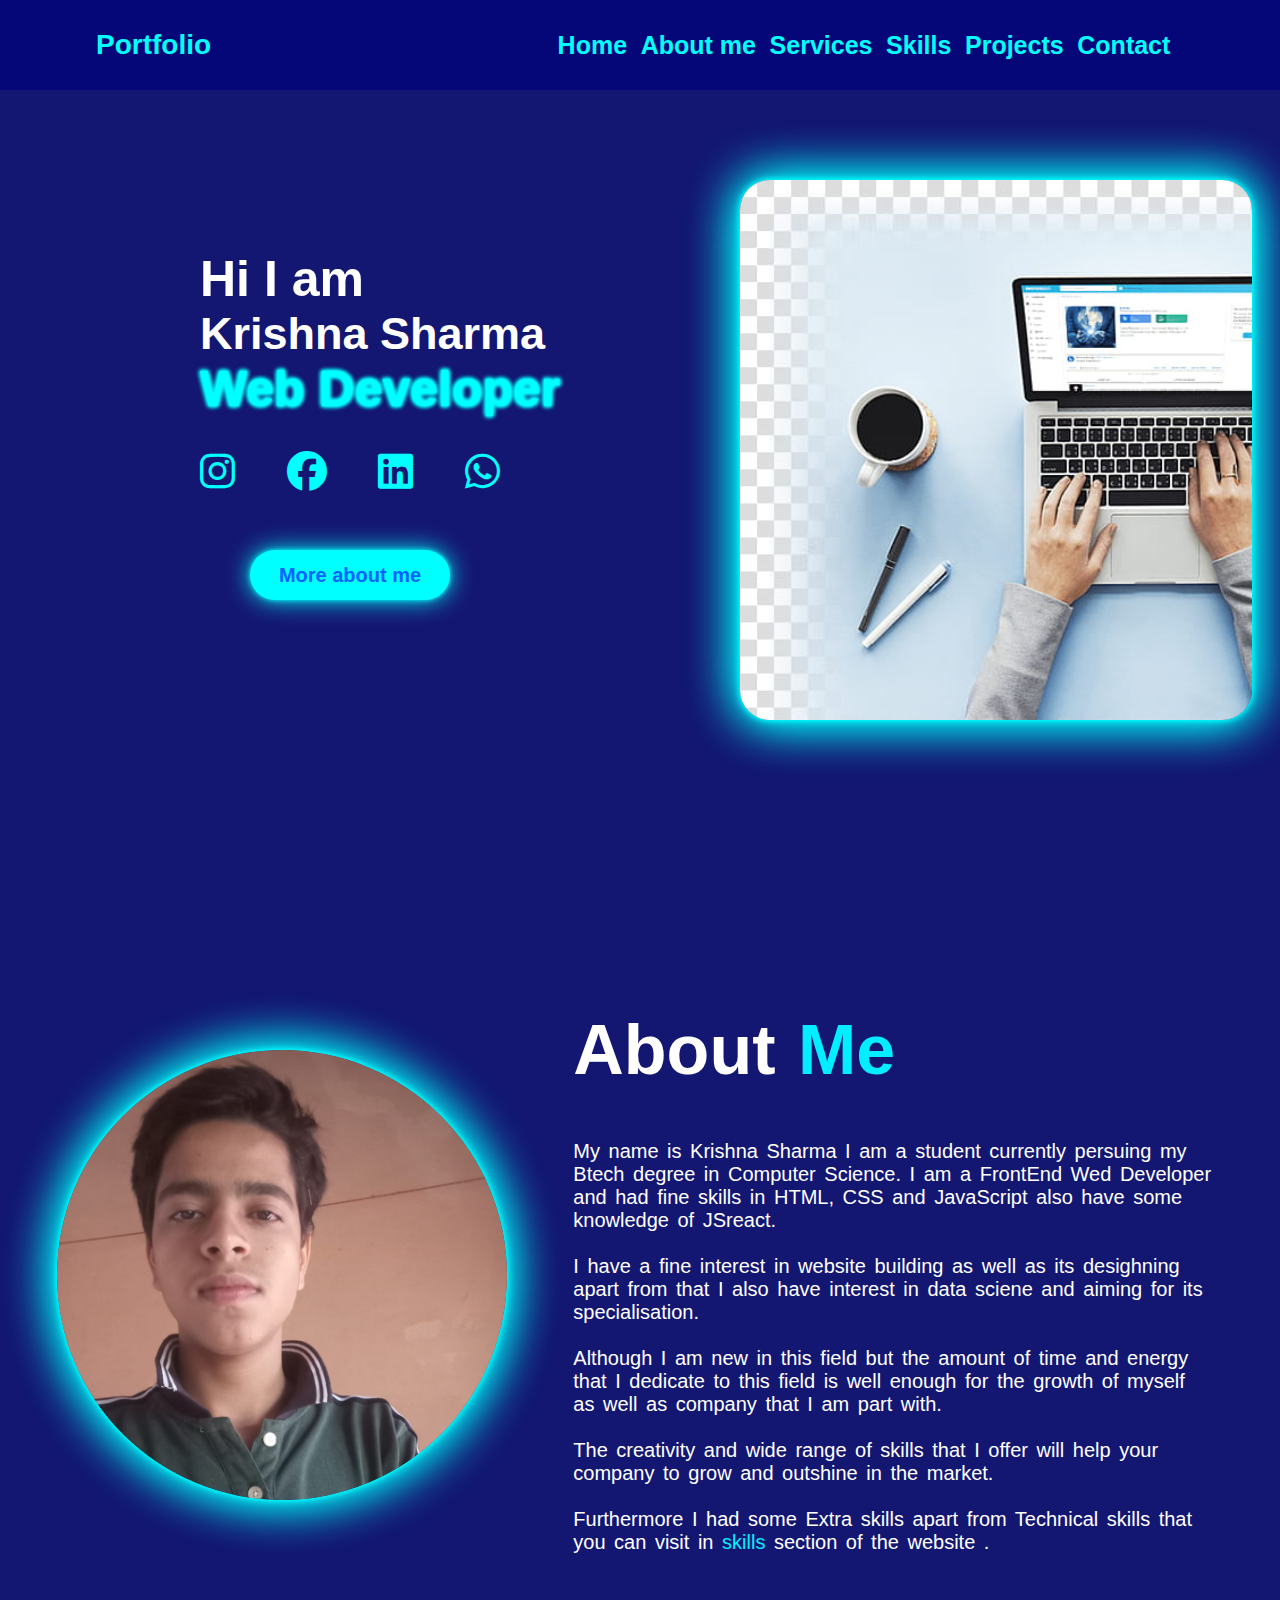
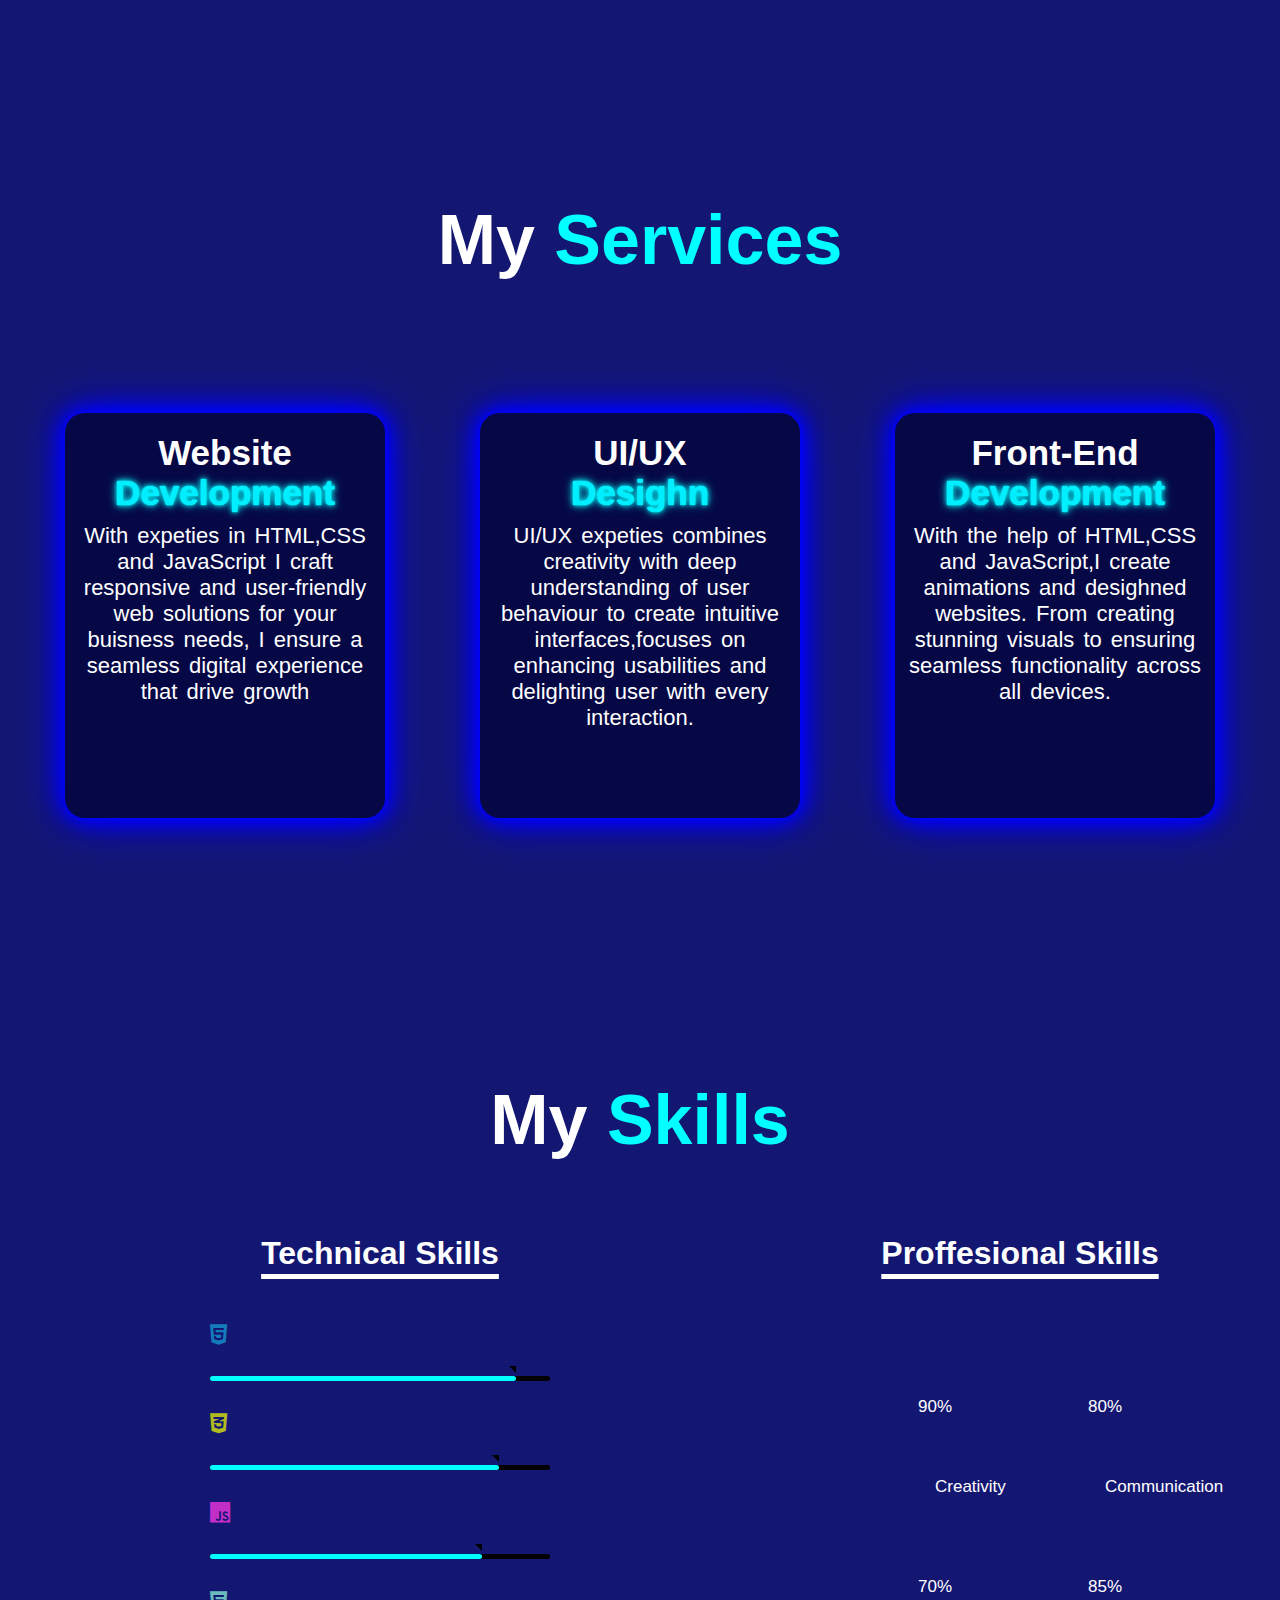
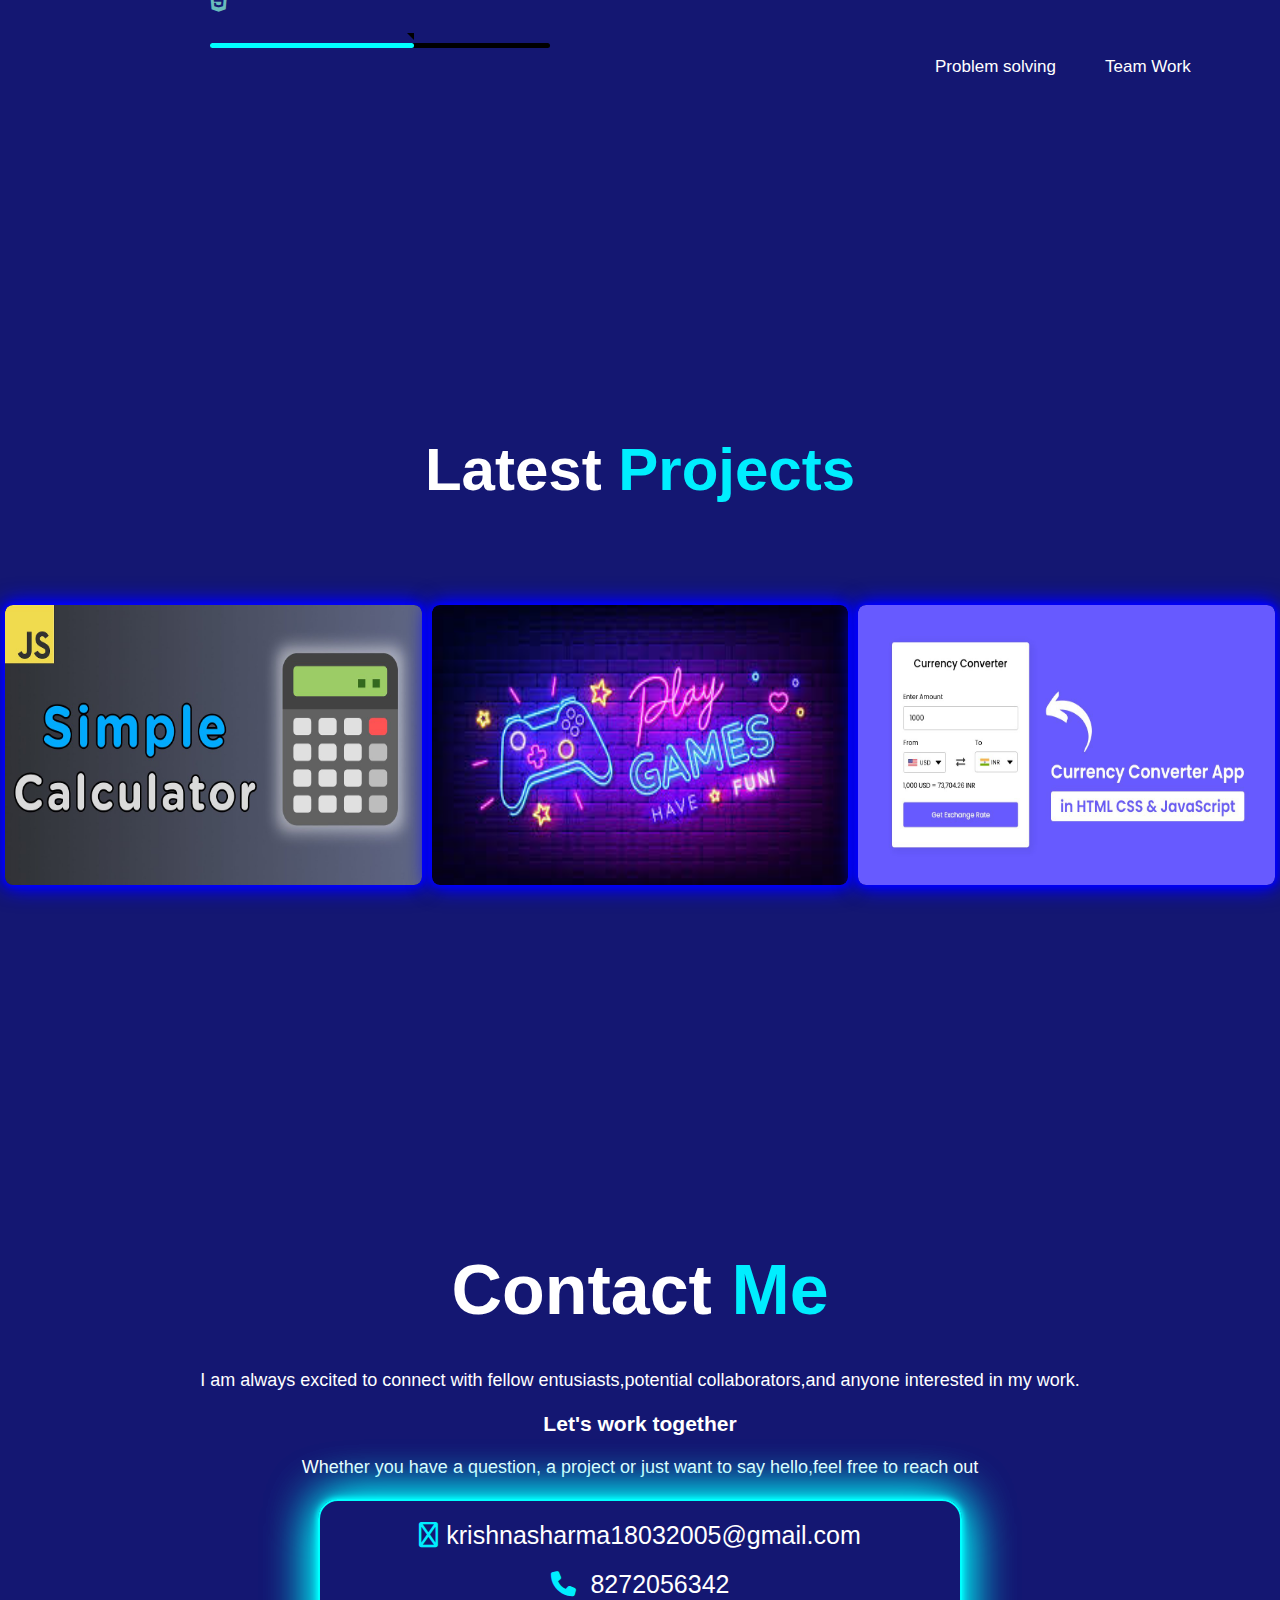
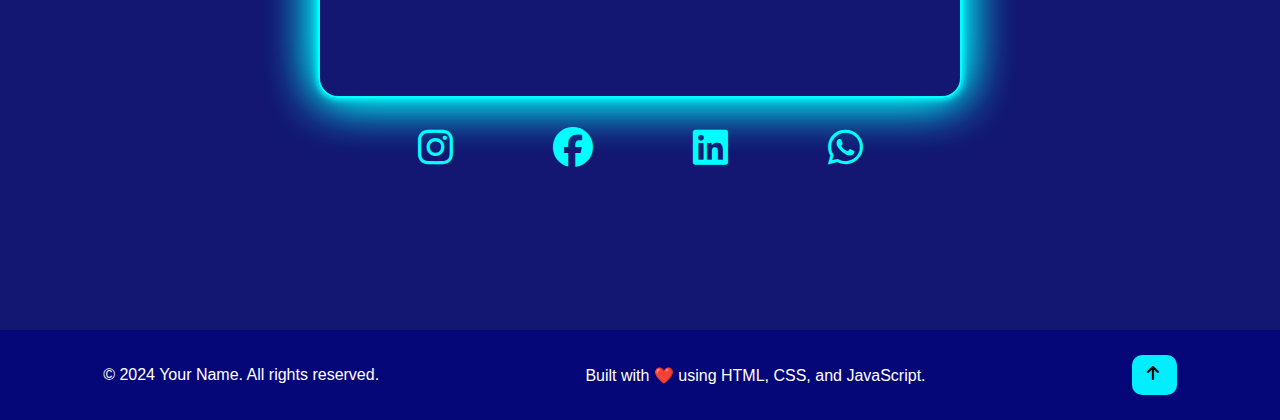
<file: Portfolio-website/index.html>
<!DOCTYPE html>
<html lang="en">
<head>
  <meta charset="UTF-8">
  <meta name="viewport" content="width=device-width, initial-scale=1.0">
  <title>Portfolio Website</title>
</head>
<link rel="stylesheet" href="style.css">
<link rel="stylesheet" href="https://cdnjs.cloudflare.com/ajax/libs/font-awesome/6.5.2/css/all.min.css">
<body>
  <header>
    <div class="logo">Portfolio</div>
    <div class="nav-info">
      <a href="#home-section">Home</a>
      <a href="#about-section">About me</a>
      <a href="#services-section">Services</a>
      <a href="#skill-section">Skills</a>
      <a href="#Projects-section">Projects</a>
      <a href="#contact-section">Contact</a>
    </div>
  </header>
  <section id="home-section">
  <div class="Home">
    <div class="myname">
      <h1 id="hi">Hi I am </h1>
      <h2>Krishna Sharma </h2>
     <h1><span id="web"> Web Developer</span></h1>
    </div>
    <div class="icons">
      <a href="https://www.instagram.com/krishnasharma._.18/"><i class="fa-brands fa-instagram"></i></a>
      <a href="https://www.facebook.com/Krishna Sharma/"><i class="fa-brands fa-facebook"></i></a>
      <a href="https://www.linkedin.com/in/krishna-sharma-35a35531a?utm_source=share&utm_campaign=share_via&utm_content=profile&utm_medium=android_app"><i class="fa-brands fa-linkedin"></i></a>
      <a href="https://wa.me/8272056342"><i class="fa-brands fa-whatsapp"></i></a>
    </div>
  
    <a href="#about-section"><button class="btn">More about me</button></a>
  </div>
  <div class="picture-container">
    <div class="picture"></div>
  </div>
</section>
<section id="about-section" >
  <div class="About-me">
    <div class="photo"></div>
    <div class="myself">
      <h1>About <span>Me</span></h1>
    <P>
      My name is Krishna Sharma I am a student currently persuing my Btech degree in Computer Science.
      I am a FrontEnd Wed Developer and had fine skills in HTML, CSS and JavaScript also have some knowledge of JSreact.
      <br>
      <br>
      I have a fine interest in website building as well as its desighning apart from that I also have interest in data sciene and aiming for its specialisation.<br>
      <br>
      Although I am new in this field but the amount of time and energy that I dedicate to this field is well enough for the growth of myself as well as company that I am part with.<br>
      <br>
     The creativity and wide range of skills that I offer will help your company to grow and outshine in the market.
      <br>
      <br>
      Furthermore I had some Extra skills apart from Technical skills that you can visit in <a href="#skill-section" class="goto-skill">skills</a>  section of the website .

    </P>  
    
    </div>
  </div>
</section>
<section id="services-section">
  <div>
    <div class="services">My <span>Services</span></div>
  
    <div class="container">
    <div class="cards">
      <h1>
        Website<br> <span>Development</span>
      </h1>
      <p>With expeties in HTML,CSS and JavaScript I craft responsive and user-friendly web solutions for your buisness needs, I ensure a seamless digital experience that drive growth </p>
    </div>
    <div class="cards">
      <h1>
        UI/UX <br><span>Desighn</span>
      </h1>
      <p>
        UI/UX expeties combines creativity with deep understanding of user behaviour to create intuitive interfaces,focuses on enhancing usabilities and delighting user with every interaction.
      </p>
    </div>
    <div class="cards">
      <h1>
        Front-End<br> <span>Development</span>
      </h1>
      <p>
        With the help of HTML,CSS and JavaScript,I create animations and desighned websites. From creating stunning visuals to ensuring seamless functionality across all devices.
      </p>
    </div>
  </div>
  </div>
</section>

<section id="skill-section">
  <h1 class="skill-heading">My <span>Skills</span></h1>
  <div class="skills-content">
    <div class="container1" id="Skills">
      <h1 class="heading1">Technical Skills</h1>
        <div class="Technical-bars">
          <div class="bar"><i style="color: #147bbc" class="fa-brands fa-html5"></i>
          <div class="info">
            <span>HTML</span>
          </div>
          <div class="progress-line html">
            <span></span>
          </div>
          </div>
          <div class="bar"><i  style="color:#b0bc1e"class="fa-brands fa-css3-alt"></i>
            <div class="info">
              <span>CSS</span>
            </div>
            <div class="progress-line css">
              <span></span>
            </div>
            </div>
            <div class="bar"><i style="color:#c32ec9 " class="fa-brands fa-js"></i>
              <div class="info">
                <span>Javascript</span>
              </div>
              <div class="progress-line Javascript">
                <span></span>
              </div>
              </div>
              <div class="bar"><i style="color: #69bcbc" class="fa-brands fa-html5"></i>
                <div class="info">
                  <span>JSreact</span>
                </div>
                <div class="progress-line JSreact">
                  <span></span>
                </div>
                </div>
        </div>
    </div>
    <div class="container1 circle">
      <h1 class="heading1">Proffesional Skills</h1>
      <div class="radial-bars">
      <div class="radial-bar">
        <svg x="0px"y="0px" viewBox="0 0 200 200">
          <circle class="progress-bar" cx="100" cy="100" r="80"></circle>
          <circle class="path path-1" cx="100" cy="100" r="80"></circle>
        </svg>
        <div class="percentage">90%</div>
        <div class="text">Creativity</div>
      
      </div>
      <div class="radial-bar">
        <svg x="0px"y="0px" viewBox="0 0 200 200">
          <circle class="progress-bar" cx="100" cy="100" r="80"></circle>
          <circle class="path path-2" cx="100" cy="100" r="80"></circle>
        </svg>
        <div class="percentage">80%</div>
        <div class="text">Communication</div>
      
      </div>
      <div class="radial-bar">
        <svg x="0px"y="0px" viewBox="0 0 200 200">
          <circle class="progress-bar" cx="100" cy="100" r="80"></circle>
          <circle class="path path-3" cx="100" cy="100" r="80"></circle>
        </svg>
        <div class="percentage">70%</div>
        <div class="text">Problem solving</div>
      </div>
      <div class="radial-bar">
        <svg x="0px"y="0px" viewBox="0 0 200 200">
          <circle class="progress-bar" cx="100" cy="100" r="80"></circle>
          <circle class="path path-4" cx="100" cy="100" r="80"></circle>
        </svg>
        <div class="percentage">85%</div>
        <div class="text">Team Work</div>
      </div>
    </div>
    </div>
  </div>
</section>
<section id="Projects-section">
<div id="portfolio"class="project">
  <div class="main-text" id="project">
  <h2>Latest <span>Projects</span></h2>
  <div class="portfolio-content">
    <a href="https://github.com/krishnasharma180/Projects.git">
    <div class="row">
      <img src="images/calculator.jpg"/>
      <div class="layer">
        <h5>Simple Calculator</h5>
        <p>This is a simple calculator that i make with the use of HTML,CSS and JavaScrpt this calculator can take user input and can perform simple mathematic calculations.
      </div>
    </div>
  </a>
  <a href="https://github.com/krishnasharma180/Projects.git">
    <div class="row">
      <img src="images/games.jpg"/>
      <div class="layer">
        <h5>Games</h5>
        <p>This Project comprises of two small Games
          stone,paper,scissor and Tic Tak Toe and a small Piano
          that everyone used to play as kids but there
          is no age
          <br> limit for games so have some fun playing them .</p>
      </div>
    </div>
    
  </a>
  <a href="https://github.com/krishnasharma180/Projects.git">
    <div class="row">
      <img src="images/currency-converter.jpg"/>
      <div class="layer">
        <h5>Currency-Convertert</h5>
        <p>This tool helps you to convert the currncy value from one currency to another, it is made using HTML,CSS and Javascript</p>
      </div>
    </div>
  </a>
  </div>
</div>
</div>
</section>
<section id="contact-section">
 
  <div class="contact-info">
    <h1>Contact <span>Me</span></h1>
  <div class="para">
   
    <P>I am always excited to connect with fellow entusiasts,potential collaborators,and anyone interested in my work.</P>
  </br>
  <h3>Let's work together</h3>
  <br>
  <p>
  Whether you have a question, a project or just want to say hello,feel free to reach out
  </p>
  <br>
  <div class="box">
  <div class="gmail"><i class="fa-regular fa-share gm"></i>krishnasharma18032005@gmail.com</div>
  <div class="number"><i class="fa-solid fa-phone gm"></i> 
     8272056342</div>
    </div>
  </div>
  <div class="icon">
    <a href="https://www.instagram.com/krishnasharma._.18/"><i class="fa-brands fa-instagram"></i></a>
      <a href="https://www.facebook.com/Krishna Sharma/"><i class="fa-brands fa-facebook"></i></a>
      <a href="https://www.linkedin.com/in/krishna-sharma-35a35531a?utm_source=share&utm_campaign=share_via&utm_content=profile&utm_medium=android_app"><i class="fa-brands fa-linkedin"></i></a>
      <a href="https://wa.me/8272056342"><i class="fa-brands fa-whatsapp"></i></a>
  </div>
</div>

</section>
<footer>
  <p>© 2024 Your Name. All rights reserved.</p>

  <p>Built with ❤️ using HTML, CSS, and JavaScript.</p>
  <a href="#home-section"><div class="arrow"> <i class="fa-solid fa-arrow-up "></i></div></a>
</footer>
<script src="app.js"></script>
</body>
</html>
</file>
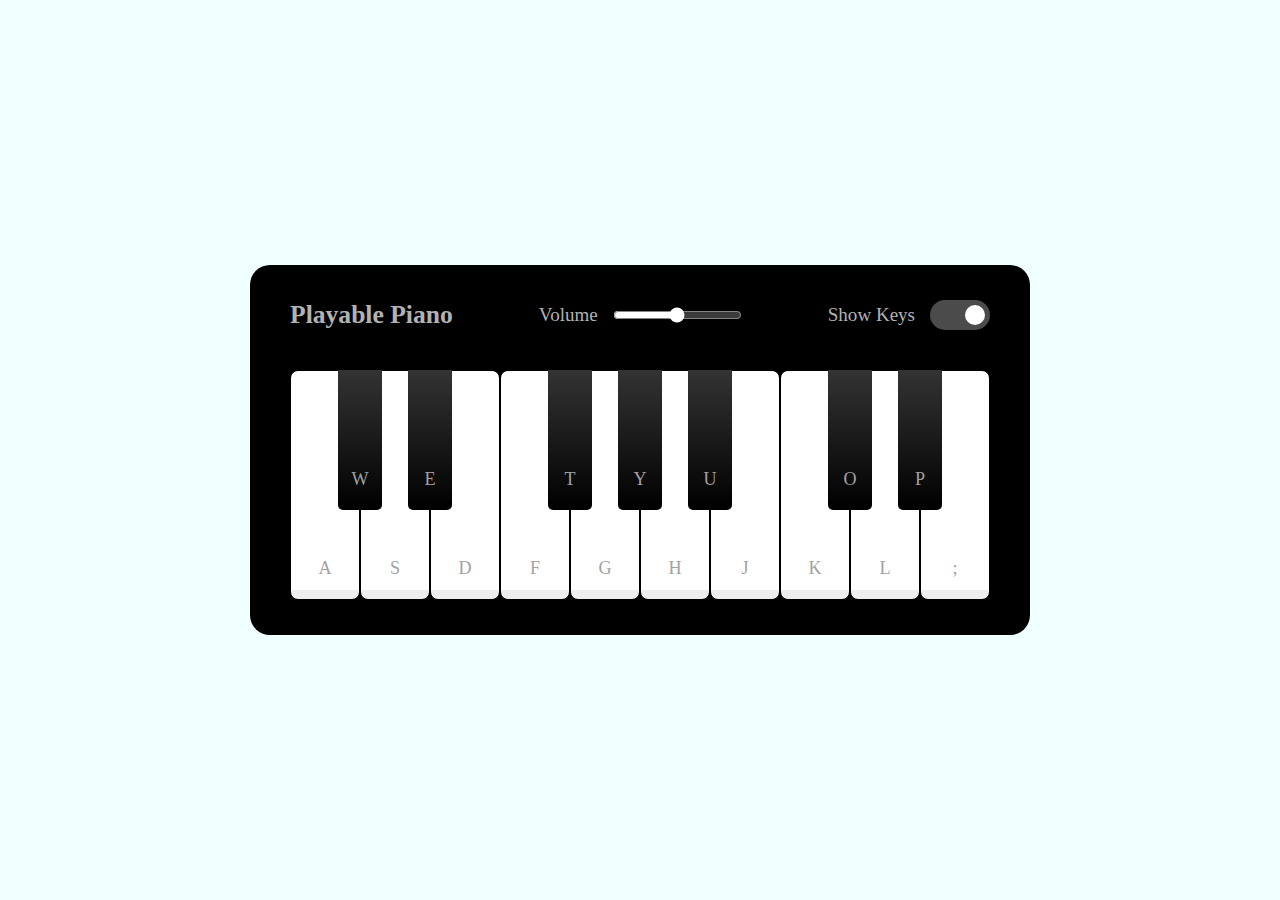
<file: Games/Piano/index.html>
<!DOCTYPE html>
<html lang="en">
<head>
  <meta charset="UTF-8">
  <meta name="viewport" content="width=device-width, initial-scale=1.0">
  <title>Piano</title>
  <link rel="stylesheet" href="https://fonts.googleapis.com/css?family=Sofia">
  <link rel="stylesheet" href="style.css"/>
</head>
<body>
  <div class="wrapper">
    <header>
      <h2>Playable Piano</h2>
      <div class="column volume-slider">
        <span>Volume</span><input type="range" min="0" max="1" value="0.5" step="any">
      </div>
      <div class="column keys-checkbox">
        <span>Show Keys</span>
       <input type="checkbox"  checked/>
     </div>
    </header>
    <ul class="piano-keys">
     <li class="key white" data-key="a"> <span>a</span></li>
     <li class="key black" data-key="w"> <span>w</span></li>
     <li class="key white" data-key="s"> <span>s</span></li>
     <li class="key black" data-key="e"> <span>e</span></li>
     <li class="key white" data-key="d"> <span>d</span></li>
     <li class="key white" data-key="f"> <span>f</span></li>
     <li class="key black" data-key="t"> <span>t</span></li>
     <li class="key white" data-key="g"> <span>g</span></li>
     <li class="key black" data-key="y"> <span>y</span></li>
     <li class="key white" data-key="h"> <span>h</span></li>
     <li class="key black" data-key="u"> <span>u</span></li>
     <li class="key white" data-key="j"> <span>j</span></li>
     <li class="key white" data-key="k"> <span>k</span></li>
     <li class="key black" data-key="o"> <span>o</span></li>
     <li class="key white" data-key="l"> <span>l</span></li>
     <li class="key black" data-key="p"> <span>p</span></li>
     <li class="key white" data-key=";"> <span>;</span></li>
    </ul>
  </div>
  <script src="script.js" defer></script>
</body>
</html>
</file>
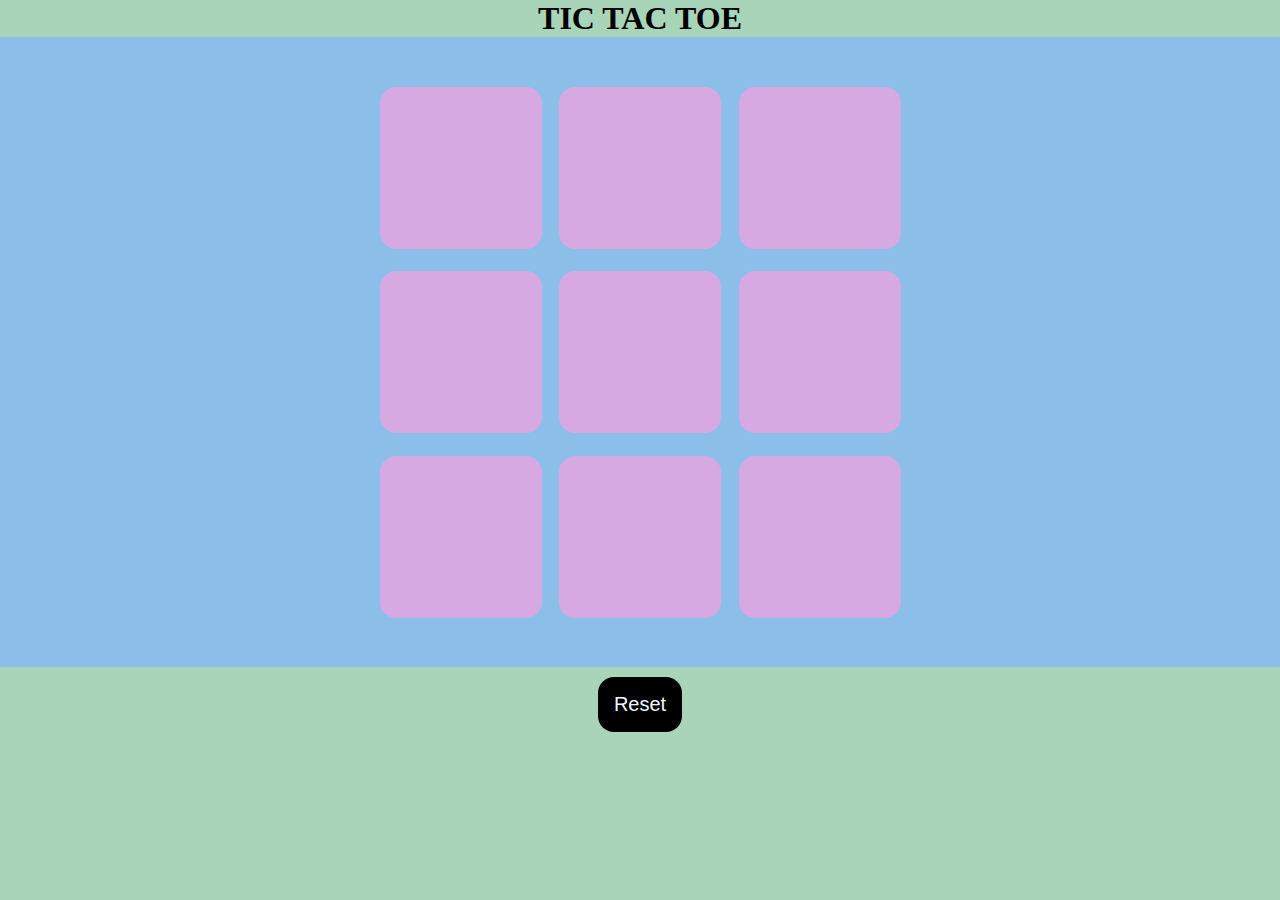
<file: Games/Tic-Tac-Toe/index.html>
<!DOCTYPE html>
<html lang="en">
<head>
  <meta charset="UTF-8">
  <meta name="viewport" content="width=device-width, initial-scale=1.0">
  <title>Game</title>
</head>
<link rel="stylesheet" href="style.css">
<body>
  <div class="msg-container hide">
    <p id="msg">WINNER</p>
    <button id="new-btn">New Game</button> 
  </div>
  <main>
    <h1>TIC TAC TOE</h1>
  <div class="container">
    <div class="game">
      <button class="box"></button>
      <button class="box"></button>
      <button class="box"></button>
      <button class="box"></button>
      <button class="box"></button>
      <button class="box"></button>
      <button class="box"></button>
      <button class="box"></button>
      <button class="box"></button>
    </div>
  </div>
  <button class="reset-btn">Reset</button>  
</main>
<script src="app.js"></script>
</body>
</html>
</file>
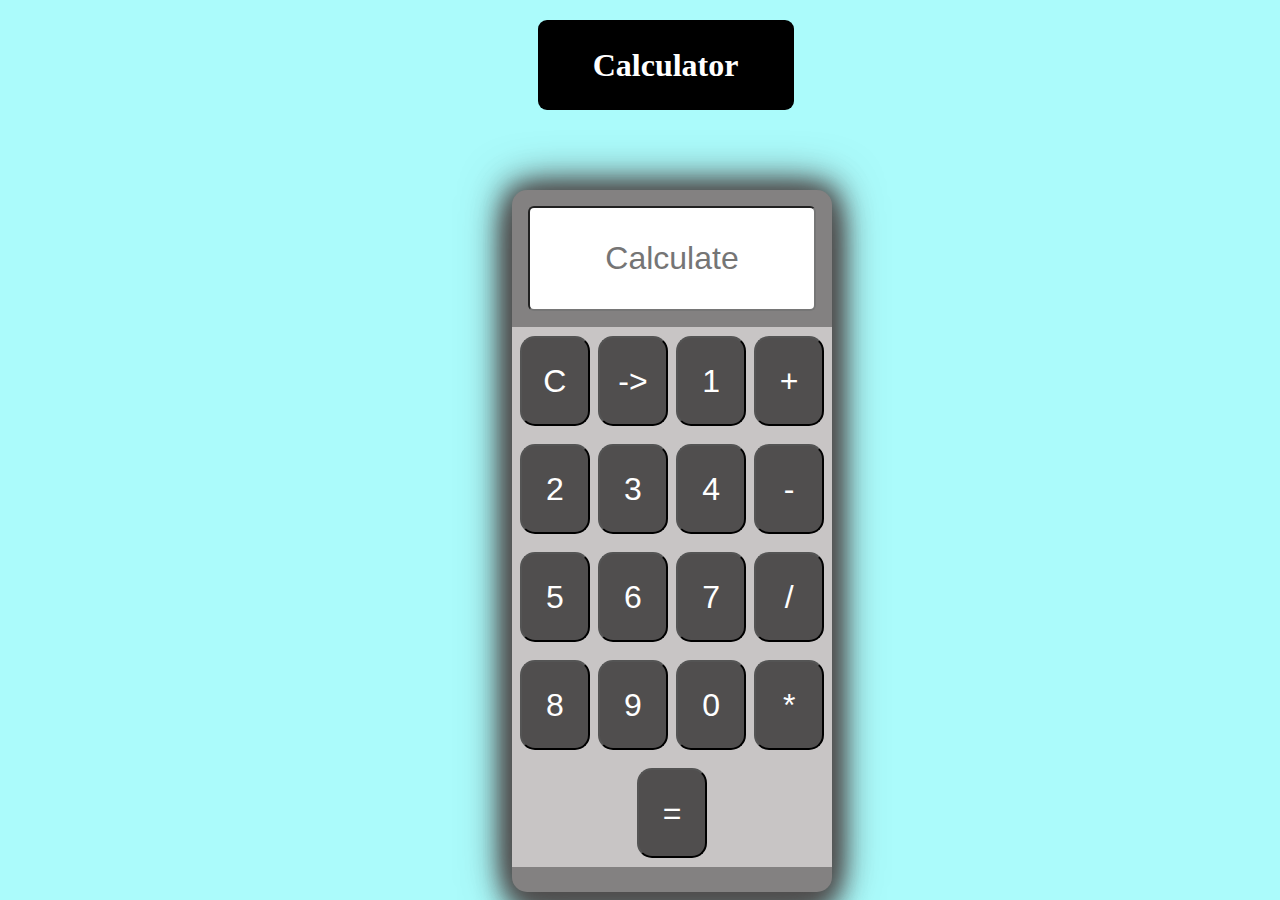
<file: Calculator/Calculator.html>
<!DOCTYPE html>
<html lang="en">
<head>
  <meta charset="UTF-8">
  <meta name="viewport" content="width=device-width, initial-scale=1.0">
  <title>Calculator</title>
</head>
<link rel="stylesheet" href="Calculator.css">
<body>
  
    <div class="heading">
      <h1> Calculator</h1>
    </div>
    <div class="calbody">
      <input class="inputnum" type="text"  placeholder="Calculate" readonly>
      <div class="btn-container">
        <button class="btn" id="C">C</button>
        <button class="btn" id="->">-></button>
        <button class="btn" id="1">1</button>
        <button class="btn add" id="+">+</button>
        <button class="btn" id="2">2</button>
        <button class="btn" id="3">3</button>
        <button class="btn" id="4">4</button>
         <button class="btn sub" id="-">-</button>
        <button class="btn" id="5">5</button>
        <button class="btn" id="6">6</button>
        <button class="btn" id="7">7</button>
        <button class="btn div" id="/">/</button>
        <button class="btn" id="8">8</button>
        <button class="btn" id="9">9</button>
        <button class="btn" id="0">0</button>
        <button class="btn mul" id="*">*</button>
        <button class="btn" id="=">=</button>
      </div>
    </div>
  <script src="Calculator.js"></script>
</body>
</html>
</file>
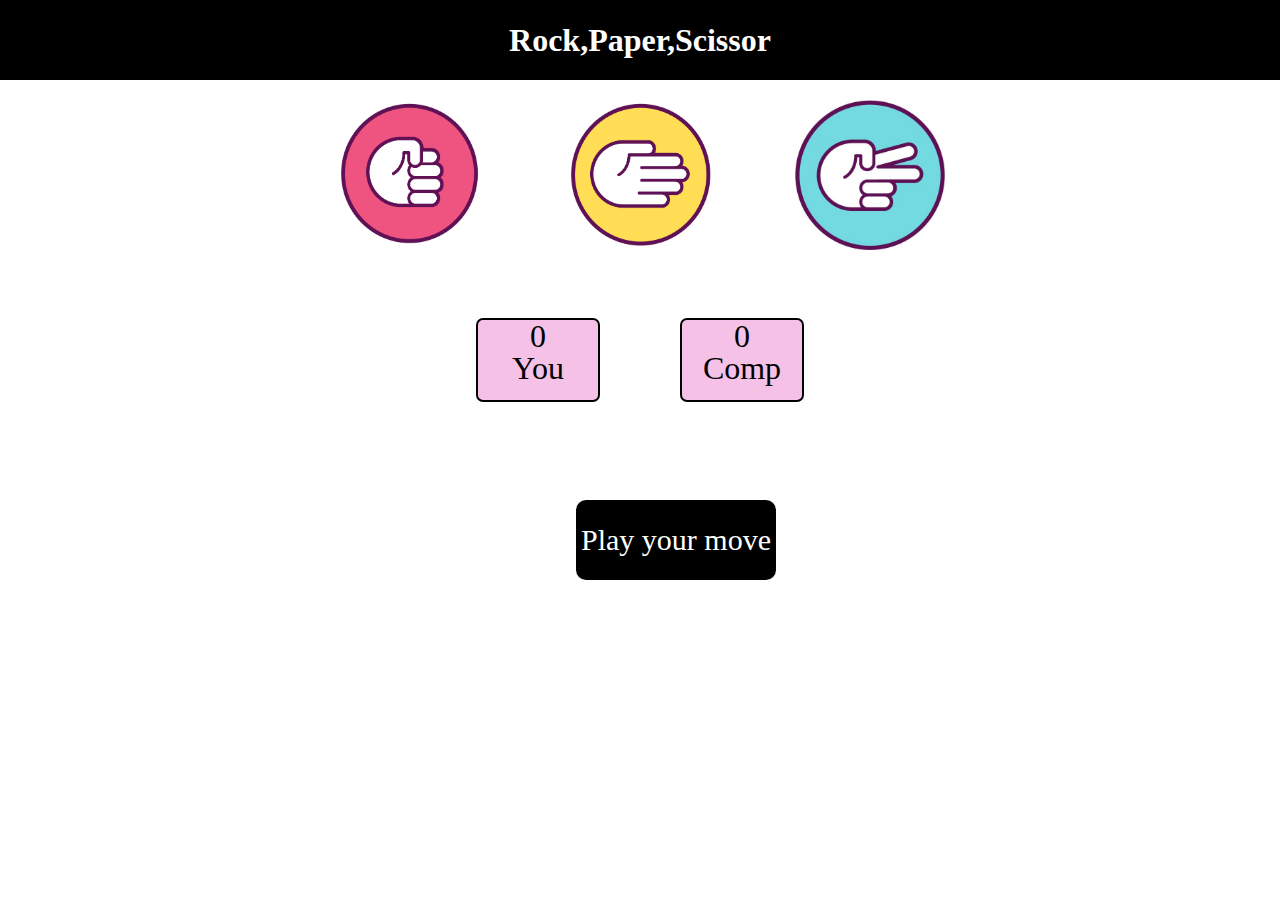
<file: Games/Rock-Paper-Scissor/game.html>
<!DOCTYPE html>
<html lang="en">
<head>
  <meta charset="UTF-8">
  <meta name="viewport" content="width=device-width, initial-scale=1.0">
  <title>stone,paper,scissor</title>
  <link rel="stylesheet" href="game.css"/>
</head>
<body>
 
  <h1>Rock,Paper,Scissor</h1>
  <div class="choices">
  <div class="choice" id="rock">
    <img src="rock.png" class="image">
  </div>
  <div class="choice" id="paper">
    <img src="paper.png" class="image">
  </div>
  <div class="choice" id="scissor">
    <img  src="scissor.jpg" class="image" >
  </div>
</div>
<div class="score-board">
  <div class="score">
    <P id="user-score">0</P>
    <P>You</P>
  </div>
  <div class="score">
    <P id="comp-score">0</P>
    <P>Comp</P>
  </div>
</div>
<div class="msg-container">
  <P id="msg">Play your move</P>
</div>

  <script src="game.js"></script>
</body>
</html>
</file>
<file: Portfolio-website/style.css>
*{
  margin: 0;
  padding: 0;
  font-family: Arial, Helvetica, sans-serif;
  color: white;
}
header{
  height: 10vh;
  width: 100%;
  min-width: 100%;
  background-color: rgb(5, 7, 121);
  display: flex;
  align-items: center;
  justify-content: space-around;
  position: fixed;
  top: 0;
  left: 0;
  z-index: 1000;
  animation: slideDown 1s ease;

}

.logo{
  width: 20vw;
  font-size: 28px;
  font-weight: 700;
  color: aqua;
  animation: slideRight 1s ease forwards;
}

.nav-info{
  width: 50vw;
  display: flex;
  align-items: center;
  justify-content: space-evenly;
  animation: slideDown 1s ease;

}
.nav-info a{
  gap: 20px;
  text-decoration: none;
  font-weight: 600;
  font-size: 25px;
  color: cyan;
}

.nav-info a:hover{
  text-shadow: 0 0 15px cyan, 0 0 20px cyan, 0 0 25px cyan, 0 0 20px cyan;


  
}
/* home section */

#home-section{
  display: flex;
  align-items: center;
  justify-content: space-evenly;
  background-image: url("images/Background.png");
} 
.Home{
 height: 100vh;
 overflow: hidden;
 width: 55%;
 position: static; 

}


.myname{
  height: 200px;
  width: 50vh;
  margin-top: 250px;
  margin-left: 200px;

}
#web{
  color:cyan;
  text-shadow: 0 0 5px cyan, 0 0 5px cyan, 0 0 5px cyan,0 0 3px cyan;
}
.myname h1{
  font-size: 50px;
  font-weight: 700;
  animation: slideRight 1s ease forwards;
}
.myname h2{
  font-size: 45px;
  animation: slideLeft 1s ease forwards;
}
 .icons{
  margin-left: 200px;
  display: flex;
  justify-content: space-between;
  font-size: 40px;
  gap:10px;
  height: 50px;
  width: 300px;

} 
.icons a i{
  color: cyan;
  text-decoration: none;
 
}
.icons a :hover{

  border: 2px cyan;
  color: rgba(0, 0, 255, 0.614);
  text-shadow: 0 0 20px cyan,
  0 0 20px cyan, 0 0 20px cyan, 0 0 50px  cyan; 
}

.btn{
  width: 200px;
  background: cyan;
  font-size: 20px;
  font-weight: 700;
color: rgb(0, 98, 255);
  height: 50px;
  border-radius: 40px;
  margin: 50px 250px;
 
  box-shadow: 0 0 5px cyan, 0 0 25px cyan;
  border: none;
  animation: slideLeft 1s ease;
}
.btn:hover{
 
 box-shadow: 0 0 5px,
  0 0 20px, 0 0 50px  cyan; 
}
.picture-container{
  width: 55%;
  height: 100vh;
}
.picture{
  border-radius: 30px;
  height: 60vh;
  width: 40vw;
  margin-top: 20vh;
  margin-left: 100px;
  box-shadow: 0 0 5px cyan,0 0 10px cyan ,0 0 50px cyan ,0 0 50px cyan;
  background-image: url("images/webdev.jpg");
  background-size: cover;
}
/* About section */

.About-me{
  height: 90vh;
  width: 100%;
  background-image: url("images/Background.png");
  background-size: cover;
  overflow: hidden;
  display: inline-flex;
  justify-content: space-evenly;
}

.photo{
  height: 50vh;
  width: 50vh;
  border-radius: 50%;
  margin-top: 150px;
  background-image: url("images/myimage.jpg");
  background-size: cover;
  box-shadow: 0 0 5px cyan,0 0 10px cyan ,0 0 50px cyan ,0 0 50px cyan;
}
.myself{
  width: 50vw;
  margin-top: 100px;
  height: 75vh;
 font-size: 20px;
 word-spacing: 3px;
  padding: 10px;
}
.myself h1 {
  margin-bottom: 50px;
  font-size: 70px;
}
.myself h1 span{
  color: #0ef;
}
.goto-skill{
  text-decoration: none;
  color: #0ef;
}


/* services section */

#services-section{
  height: 100vh;
  width: 100%;
  background-image: url("images/Background.png");
  background-size: cover;
  overflow: hidden;
}
.services{
  height: 100px;
  line-height: 100px;
  font-size: 70px;
  font-weight: 600;
  width: 100vw;
  text-align: center;
text-align: center;
margin-top: 80px;

}
.services span{
  color: cyan;
}
.container{
  width: 100vw;
  height: 50vh;
margin-top: 100px;

  background-color: transparent;
  display: flex;
  align-items: center;
  justify-content: space-evenly;
  gap: 30px;

}


.cards{
  width: 25vw;
  height: 45vh;
  background-color: rgba(2, 5, 59, 0.801);
  box-shadow: 0 0 5px blue,0 0 20px blue,0 0 50px blue,0 0 25px blue;
  text-align: center;
  border-radius: 20px;
}
.cards h1{
  font-size: 35px;
padding-top: 20px;
}
.cards h1 span{
  color: #0ef;
  text-shadow: 0 0 1px cyan, 0 0 1px cyan,0 0 10px cyan, 0 0 5px cyan;
}
.cards p {
  margin: 10px;
  font-size: 22px;
  word-spacing: 3px;
}
.cards:hover{
  transform: translateY(-10px);
}

/*skill section */


#skill-section{
  height: 100vh;
  width: 100%;
overflow: hidden;
background-image: url("images/Background.png");;
}
.skills-content{
  display: flex;

}

.skill-heading{
margin-top: 70px;
  text-align: center;background-image: url("images/Background.png");
  font-size: 70px;
}
.skill-heading span{
  color: cyan;
}

.container1{
  width: 600px;
  height: 500px;
  padding:75px 90px;
margin-left: 120px;
}
.heading1{
  text-align: center;
  text-decoration: underline;
  text-underline-offset:10px ;
  text-decoration-thickness:5px ;
  margin-bottom: 50px;

}
 .bar{
  font-size: 23px;

  margin-bottom: 30px;
}

.Technical-bars .bar{
  margin-top: 40px 0;
}
.Technical-bars .bar:first-child{
  margin-top:0;
}
.Technical-bars .bar:last-child{
  margin-bottom: 0;
}
.Technical-bars .info span{
font-size: 17px;
font-weight:500 ;
animation: slideRight 0.5s 1s linear forwards;
opacity: 0;
}
.Technical-bars .bar .progress-line{
  position: relative;
  border-radius: 10px;
  width: 100%;
  height: 5px;
  background-color: black;
  animation: animate 1s cubic-bezier(1,0,0,5,1)forwards;

} 

.Technical-bars .bar .progress-line span{
  height:100% ;
  background-color: cyan;
  position: absolute;
  border-radius: 10px;
  animation: animate 1s 1s cubic-bezier(1,0,0,5,1) forwards;
 animation: animate 1s ease forwards;
  transform-origin:left ;
}
.progress-line.html span{
  width: 90%;
}
.progress-line.css span{
  width: 85%;
}
.progress-line.Javascript span{
  width: 80%;
}
.progress-line.JSreact span{
  width: 60%;
}
.progress-line span::after{
  position: absolute;
  padding:1px 8px;
  background-color: black;

  font-size: 12px;
  border-radius: 3px;
  top: -28px;
  right: -20px;
  animation:showText 0.5s 0.5s linear forwards;
 
}
.progress-line.html span:after{
  content: 90%;
}
.progress-line.css span:after{
  content: 85%;
}
.progress-line.Javascript span:after{
  content: 80%;
}
.progress-line.JSreact span:after{
  content: 60%;
}
.progress-line span:before{
  content:"";
  position: absolute;
  width: 0;
  height:0;
  border:7px solid transparent ;
  border-bottom-width: 0px;
  border-right-width: 0;
  border-top-color: black;
  top: -10px;
  right: 0;
  animation: showText 0.5s 1.5s linear forwards;

}

.radial-bars{
  width: 100%;
  display: flex;
  flex-wrap: wrap;
  justify-content: space-evenly;
  align-items: flex-start;
}

 .radial-bar{
  width: 50%;
  height: 170px;
  margin-bottom: 10px;
  position: relative;
}
.radial-bars .radial-bar svg{
  position: absolute;
  top: 50%;
  left: 50%;
  transform: translate(-50% ,-50%) rotate(-90deg);
  width: 150px;
  height: 160px;
}

.radial-bars .radial-bar .progress-bar{
  stroke-width: 10;
  stop-color: black;
  fill:transparent;
  stroke-dasharray: 502;
  stroke-dashoffset: 502;
  animation:animate-bar 1s linear forwards
}
.path{
  stroke-width: 10;
  stroke: #0ef;
  fill:transparent;
  stroke-dasharray: 502;
  stroke-dashoffset: 502;
  stroke-linecap: round;
 }
 .path-1{
  animation: animate-path1 0.5s 0.5s linear forwards;
} 
  .path-2{
  animation: animate-path2 0.5s 0.5s linear forwards;
} 
 .path-3{
  animation: animate-path3 0.5s 0.5s linear forwards;
}
 .path-4{
  animation: animate-path4 0.5s 0.5s linear forwards;
}     


.radial-bar .percentage{
  position:absolute;
  top: 50%;
  left: 50%;
  transform: translate(-50%,-50%);
  font-size: 17px;
  font-weight: 500;
  animation: shawText 0.5s 1s linear forwards;

} 

.radial-bar .text{
  width: 95%;
  position: absolute;
  text-align: left;
  margin-top: 10px;
  left: 50%;
  bottom: -5px;
  font-size: 17px;
  font-weight: 500;
  animation: shawText 0.5s 1s linear forwards;

}

/* Project section */
#Projects-section{
  background: url("images/Background.png");
}

.main-text{
  padding-top: 30px;
  
}
.main-text h2{
  font-size: 60px;
  line-height: 1;
  text-align: center;

margin: 100px 0px;
}
.main-text h2 span{
  color: #0ef;
}
.portfolio-content{
  display: grid;
  grid-template-columns: repeat(auto-fit,minmax(359px, auto));
}
.row{
  position: relative;
  overflow: hidden;
  border-radius: 8px;
  cursor: pointer;
  margin: 5px;
  box-shadow: 0 0 5px blue ,0 0 10px blue , 0 0 20px blue, 0 0 25px blue;
}
.row img{
  width: 100%;
  height: 280px;
  border-radius: 8px;
  display: block;
  transition: transform 0.5s;
}
.layer{
width: 100%;
height: 0;
background: linear-gradient(rgba(0,0,0,0.1),#0ef);
position: absolute;
border-radius: 8px;
left: 0;
bottom:0;
overflow: hidden;
display: flex;
flex-direction: column;
align-items: center;
justify-content: center;
text-align: center;
padding:0 2px;
transition: height 0.5s;
}
.layer h5{
  color: #000;
  font-size: 20px;
  
  margin-bottom: 15px;
  height: 30px;
  width: fit-content;
}

.layer p {
  color: #000;
  font-size: 1rem;
  line-height: 1.8;
}

.layer i{
color: #ff004f;
margin-top: 20px;
font-size: 20px;
background: #fff;
width:60px ;
height: 60px;
display: flex;
align-items: center;
justify-content: center;
border-radius: 50%;
}
.row:hover img{
transform: scale(1.1);

}
.row:hover .layer{
  height: 100%;
}
#portfolio{
  height: 100vh;

}


/* contact section */
#contact-section{
  height: 80vh;
  width: 100%;
  background-image: url("images/Background.png");
  text-align: center;
}
.contact-info{
  width: 100vw;
  height: 100%;
  overflow: hidden;
}
.contact-info h1{
  font-size: 70px;
  font-weight: 600;
margin:40px 0px;
animation: slideRight 1s 0.25s ease forwards;
}
.contact-info h1 span{
  color: #0ef;
}

.para{
  font-size: 18px;
  font-weight: 500;
  animation: slideLeft 0.5s 0.3s ease-in;
  align-items: center;
  display: flex;
  flex-direction: column;
  justify-content: center;
}
.box{
  height: 170px;
  width: 50vw;
padding-bottom: 25px;

 border: 2px solid cyan;
  border-radius: 20px;
  box-shadow: 0 0 5px cyan,0 0 10px cyan ,0 0 50px cyan ,0 0 50px cyan;

}
.gmail,.number,.git{
  margin: 20px 0px;
  font-size: 25px;
}

.icon{

  display: flex;
  justify-content: center;
  font-size: 40px;
  gap:100px;
  height: 100px;
  width: 100%;
  align-items: center;

} 
.icon a i{
  color: cyan;
  text-decoration: none;
   border: 2px cyan; 
}
.icon a :hover{
  color: cyan;
  text-decoration: none;
  border: 2px cyan;
  text-shadow: 0 0 5px,
  0 0 20px, 0 0 20px  cyan; 
}
.gm{
  color: #0ef;
margin-right: 8px;
}

.gm:hover{
  color: cyan;
  text-decoration: none;
  border: 2px cyan;
  text-shadow: 0 0 5px,
  0 0 20px, 0 0 20px  cyan; 
}

/* footer */
footer{
  background-color:  rgb(5, 7, 121);
  display: flex;
  align-items: center;
  justify-content: space-around;
  height: 90px;
} 

.arrow{
  height: 30px;
  width:30px;
  background-color: #0ef;
  color: #000;
  padding-left: 15px;
  padding-top: 10px;
  border-radius: 10px;
}
.arrow i{
  color: #000;
}
@keyframes slideRight {
  0%{
transform: translateX(-100px);
opacity: 0;
  }
  100%{
transform: translateX(0px);
opacity: 1;
  }
}

@keyframes slideLeft {
  0%{
transform: translateX(100px);
opacity: 0;
  }
  100%{
transform: translateX(0px);
opacity: 1;
  }
}
@keyframes slideDown {
  0%{
transform: translatey(100px);
opacity: 0;
  }
  100%{
transform: translatey(0px);
opacity: 1;
  }
}

@keyframes animate{
  0%{
 transform: scaleX(0);
 
   }
   100%{
     transform: scaleX(1);
   }
  }

@keyframes showText{
  0%{
    opacity: 0;
  }
  100%{
    opacity: 1;
  }
}

@keyframes animate-bar{
  100%{
    stroke-dashoffset: -1;
  }
}

@keyframes animate-path1{
  0%{
   stroke-dashoffset: 502;
 } 
 100%{
   stroke-dashoffset: 50;
 }
}
@keyframes animate-path2{
 100%{
   stroke-dashoffset: 125;
 }
}

@keyframes animate-path3{
 100%{
   stroke-dashoffset: 175;
 }
}
@keyframes animate-path4{
 100%{
   stroke-dashoffset: 75;
 }
}
@media(max-width:1100px){
  .About-me{
    height: 115vh;
  }

}
@media(max-width:560px){
  .btn{
    margin-left: 139px;
  }
 

  }
@media(max-width:1145px){
.cards p{
  font-size: 18px;
}
.box div{
  font-size: 22px;
}
.cards h1{
  font-size: 25px;
}
.container{
  margin: 40px;
  gap: 20px;
}
}
@media only screen and (max-width: 768px) {
  header {
    height: auto; 
    flex-direction: column; 
    padding: 10px 0; 
  }

  .logo {
    width: auto; 
    font-size: 24px;
    margin-bottom: 10px; 
  }

  .nav-info {
    width: 100%; 
    flex-direction: row; 
    text-align: center; 
  }

  .nav-info a {
    font-size: 15px; 
    margin: 5px 0; 
  }
  #home-section{
    height: 80vh;
  }
  .Home {
    width: 100%; 
   height: 80vh;
  }

  .picture-container {
    display: none; 
  }

  .myname {
    margin: 0px; 
    text-align: center; 
    width: auto; 
  }

#hi{
  margin-top: 100px;
}
  .myname h2 {
    font-size: 32px;
    margin-top:20px ; 
  }
 
  .myname h1{
 margin: 40px;
    font-size: 40px;
  }

  .icons {
    width: 100%;
    text-align: center;
margin: 50px 0;
justify-content: center;
gap: 60px;
 
  }


  .picture {
    display: none; 
  }


  .About-me {
    flex-direction: column; 
    align-items: center; 
    height: 160vh;
  }


  .myself {
    width: 80%; 
    height: auto; 
    margin-top: 50px; 
    font-size: 18px; 
  }

  .myself h1 {
    font-size: 40px; 
    margin-bottom: 30px; 
  }


  #services-section{
    height: 150vh;
  }
  .services {
    font-size: 40px;

  }

   .container {
    flex-direction: column;
    align-items:self-start; 
    margin: 60px 10px;
  height: 100vh;
  } 

   .cards {
    width: 100%; 
    max-width: 100%; 
  } 
  .cards p{
    font-size: 20px;
  }

  
    #skill-section{
      height: fit-content;
    }
    .skill-heading{
      margin-top: 100px;
      font-size: 40px;
    }
    .container1 {
      padding: 10px; 
      width: 90%;
      margin-left: 10px;
    
    }
  
  
    
  
    .skills-content{
     flex-direction: column;
      
    }
  
    .Technical-bars {
      flex-direction: column;
  
      display: flex;
    }
    .radial-bars{
      flex-direction: row;
      flex-wrap: wrap;
      margin-right: 30px;
    }
  
    .Technical-bars .bar
  {
      width: 100%; 
    }
    .radial-bars{
      width: 87%;
    }
    .radial-bar{
      width: 40%;
    }
    .radial-bars .radial-bar svg {
      width: 150px;
    }
    .progress-line span::after {
      top: -15px; 
    }
  
  

    #Projects-section{
      height:180vh;
    }
    .main-text h2 {
      font-size: 40px;
      margin: 60px 0; 
    }
  
    .portfolio-content {
      grid-template-columns: 1fr; 
      padding: 0 1px; 
      height: 150vh;
   
    }
  
    .row {
      margin: 10px 0; 
    flex-direction: column;
  
    }
  
    .layer {
      padding: 0 5px;
    }
  
    .layer h5 {
      font-size: 16px; 
    }
  
    .layer p {
      font-size: 13px; 
    }
  
    .layer i {
      margin-top: 1px;
      width: 40px;
      height: 40px;
      font-size: 16px;
    }







  #contact-section{
    display: flex;
    flex-direction: column;
    height: fit-content;
  }
  .contact-info h1 {
    font-size: 40px;
    margin-top: 100px;
  }
  .contact-info{
    width: 100vw;
  }

.para{
  width: 100%;
}
  .icon {
    font-size: 40px;
    gap: 30px;
  }
  .box{
    width: 97%;
    height: 120px;
   margin: 20px 10px;
  }
  .gmail, .number,.git{
    font-size: 18px;
  }


  .box div{
    font-size: 16px;
  }


  footer{
    font-size: 10px;
  }
  .arrow{
    height:20px;
    width: 20px;
    padding-top: 10px;
    padding-left: 12px;
  }
}



@media(max-width:690px){
  .btn{
  margin-left: 190px;
}

}

@media(max-width:450px){
  .btn{
    margin-left: 80px;
  }

  .radial-bars .radial-bar svg {
    width: 110px;
  }
  .photo{
    height: 200px;
    width: 200px;
    border-radius: 50%;
  }
  .container{
    margin-left: 0px;
  }
  
  .git a{
    font-size: 12px;
  } 
}
</file>
<file: Games/Piano/style.css>
*{
  font-family: 'Poppins', 'sans-serif';
  margin: 0;
  padding: 0;
  box-sizing: border-box;

}
body{
  display: flex;
  align-items: center;
  justify-content: center;
  min-height: 100vh;
  background: azure;
  padding: 0 10px;
}
.wrapper{
 
  border-radius: 20px;
  padding: 35px 40px;
  background: black;
 
}
.wrapper header{
  color: #b2b2b2;
  display: flex;
  align-items: center;
  justify-content: space-between;
}
header h2{
 font-size: 1.6rem; 
}
header .column{
  display: flex;
  align-items: center;
}
header .column span{
  font-weight: 500;
  margin-right: 15px;
  font-size: 1.19rem;
}
.volume-slider input{
  accent-color: white;
  outline: none;
}
.keys-checkbox input{
  width: 60px;
  height: 30px;
  outline: none;
  position: relative;
  cursor: pointer;
  appearance: none;
  border-radius: 30px;
  background: #4b4b4b;
}
.keys-checkbox input::before{
  content:"";
  position: absolute;
  height: 20px;
  width: 20px;
  top:50% ;
  left: 5px;
  background: #8c8c8c;
  transform: translateY(-50%);
  transition: all 0.3s ease;
  border-radius: inherit;
}
.keys-checkbox input:checked::before{
  left: 35px;
background: white;
}
.piano-keys{
  display: flex;
  margin-top: 40px;
}
.piano-keys .key{
  cursor: pointer;
  user-select: none;
  list-style: none;
  color: #a2a2a2;
  position: relative;
  text-transform: uppercase;
}
.piano-keys .white{
  width: 70px;
  height: 230px;
  border-radius: 8px;
  border: 1px solid #000;
  background: linear-gradient(white 96%,#eee 4%);
}
 .piano-keys .black{
  width: 44px;
  height: 140px;
  border-radius: 0 0 5px 5px;
  z-index: 2;
  margin:  0 -22px 0 -22px;
  background: linear-gradient(#333,#000);
}
.piano-keys .black.active{
  box-shadow:inset -5px  5px 10px rgba(255,255,255,0.1);
  background: linear-gradient( to bottom #000,#434343);
}
.piano-keys .white.active{
  box-shadow:inset -5px  5px 20px rgba(0 ,0, 0, 0.2);
  background: linear-gradient( to bottom#fff 0%,#eee 100%);
}
.piano-keys span{
  position: absolute;
  bottom: 20px;
  width: 100%;
  font-size: 1.13rem;
  text-align: center;
} 
.piano-keys .key.hide span{
  display: none;
}
@media screen and (max-width:815px){
  .wrapper{
    padding: 25px;
  }
  header{
    flex-direction: column;
  }
  header :where(h2, .column){
    margin-bottom: 13px;
  }
  .volume-slider input{
max-width: 100px;
  }
  .piano-keys{
    margin-top: 20px;
  }
  .piano-keys .key:where(:nth-child(9), :nth-child(10)){
display: none;
  }
  .piano-keys .white{
    height: 180px;
    width: 60px;
  }
}
@media screen and (max-width:615px){
  .piano-keys .black:nth-child(13),
  .piano-keys .black:nth-child(14),
  .piano-keys .black:nth-child(15),
  .piano-keys .black:nth-child(16),
  .piano-keys .black:nth-child(17){
    display: none;
  }
.piano-keys .white{
  width: 50px;
}
}
</file>
<file: Games/Tic-Tac-Toe/style.css>
*{
  margin: 0px;
  padding: 0px;
}
body{
  text-align: center;
  background-color:#a8d5baff
}
.container{
  height: 70vh;
  background-color: #8bbee8ff;
  display: flex;
  align-items: center;
  justify-content: center;

}
.game{
  height: 60vmin;
  width: 60vmin;
  display: flex;
  flex-wrap: wrap;
  align-items: center;
  justify-content: center;
  gap: 1.5vmin;
}
.box{
  height: 18vmin;
  width: 18vmin;
  border: none;
  border-radius: 1rem;
  background-color: #d7a9e3ff;
 margin: 2px;
 font-size: 8vmin;
 color: black;
}
.reset-btn{
  padding: 1rem;
  font-size: 1.25rem;
  background-color: black;
  color: aliceblue;
  border: none;
  border-radius: 1rem;
  margin: 10px;
}
#msg{
color:  #8bbee8ff;
font-size: 8vmin;
}
#new-btn{
  padding: 1rem;
  font-size: 1.25rem;
  background-color: black;
  color: aliceblue;
  border: none;
  border-radius: 1rem;
}
.msg-container{
height: 25vmin;
gap: 2rem;

}
.hide{
  display: none;
}
</file>
<file: Calculator/Calculator.css>
*{
  margin: 0;
  padding: 0;
text-align: center;
box-sizing: border-box;
}
body{
  background-color: rgb(171, 251, 251);
}
.heading{
  height: 10vh;
  line-height: 10vh;
  width: 20vw;
 margin-left: 42vw;
 margin-top: 20px;
 border-radius: 9px;
  background-color: black;
  color: white;
min-width: 10rem;
}
.calbody{
  margin-top: 5rem;
  background-color:rgb(131, 129, 129);
  width: 25vw;
  min-width: 17rem;
  height: 78vh;
  margin-left: 40vw;
  border-radius: 15px;
  box-shadow: 0 0 25px #504e4e, 0 0 50px #504e4e ,0 20px 30px#504e4e, 0 0 35px #504e4e  ;
}
.inputnum{
height: 15%;
width: 90%;
margin:1rem 0;
border-radius: 6px;
font-size: 2rem;
}
.btn-container{
  background-color:#c8c5c5;
  height:60vh ;
  max-width: 100%;
  display: flex;
  align-items: center;
  justify-content: space-evenly;
  flex-wrap: wrap;

}
.btn{
  height: 10vh;
  width: 5.5vw;
  min-width: 3.5rem;
  border-radius: 15px;
  font-size: 2rem;
  background-color: #504e4e;
  color: white;
}
.btn:hover{
  background-color: #b3b3b3;
}
</file>
<file: Games/Rock-Paper-Scissor/game.css>
*{
  margin: 0;
  padding: 0;
  text-align: center;
  align-items: center;

}


h1{
  height:5rem;
background-color: black;
color: white;
line-height: 5rem;
}

.choices{
  display: flex;
  align-items: center;
  justify-content:center;
  margin-top: 20px;
  margin-bottom: 20px;
  gap: 5rem;
}

.choice{
  height: 150px;
width: 150px;
border-radius: 50%;

}
.image:hover{
  cursor: pointer;
  border: 4px solid black;
  border-radius: 50%;
}
.image{
  height: 150px;
  width: 150px;
}

.score-board{
  display: flex;
  align-items: center;
  justify-content: center;
  gap: 5rem;
  margin-top: 70px;
  height: 5rem;
}
.score{
  height: 100%;
  line-height: 2rem;
  font-size: 2rem;
  width: 120px;
  background-color: rgb(245, 193, 231);
  border: 2px solid black;
  border-radius: 7px;
}
.msg-container{
  margin-top: 100px;
  height: 5rem;
  line-height: 5rem;
  margin-left: 45vw;
}

#msg{
  background-color: rgb(0, 0, 0);
  color: white;
  height: 5rem;
  width: 200px;
 font-size: 30px;
border-radius: 10px;}


@media(max-width:588px){
  .choices{
    gap: 1.5rem;
  }
  .msg-container{
margin-left:150px;
  }
}
</file>
